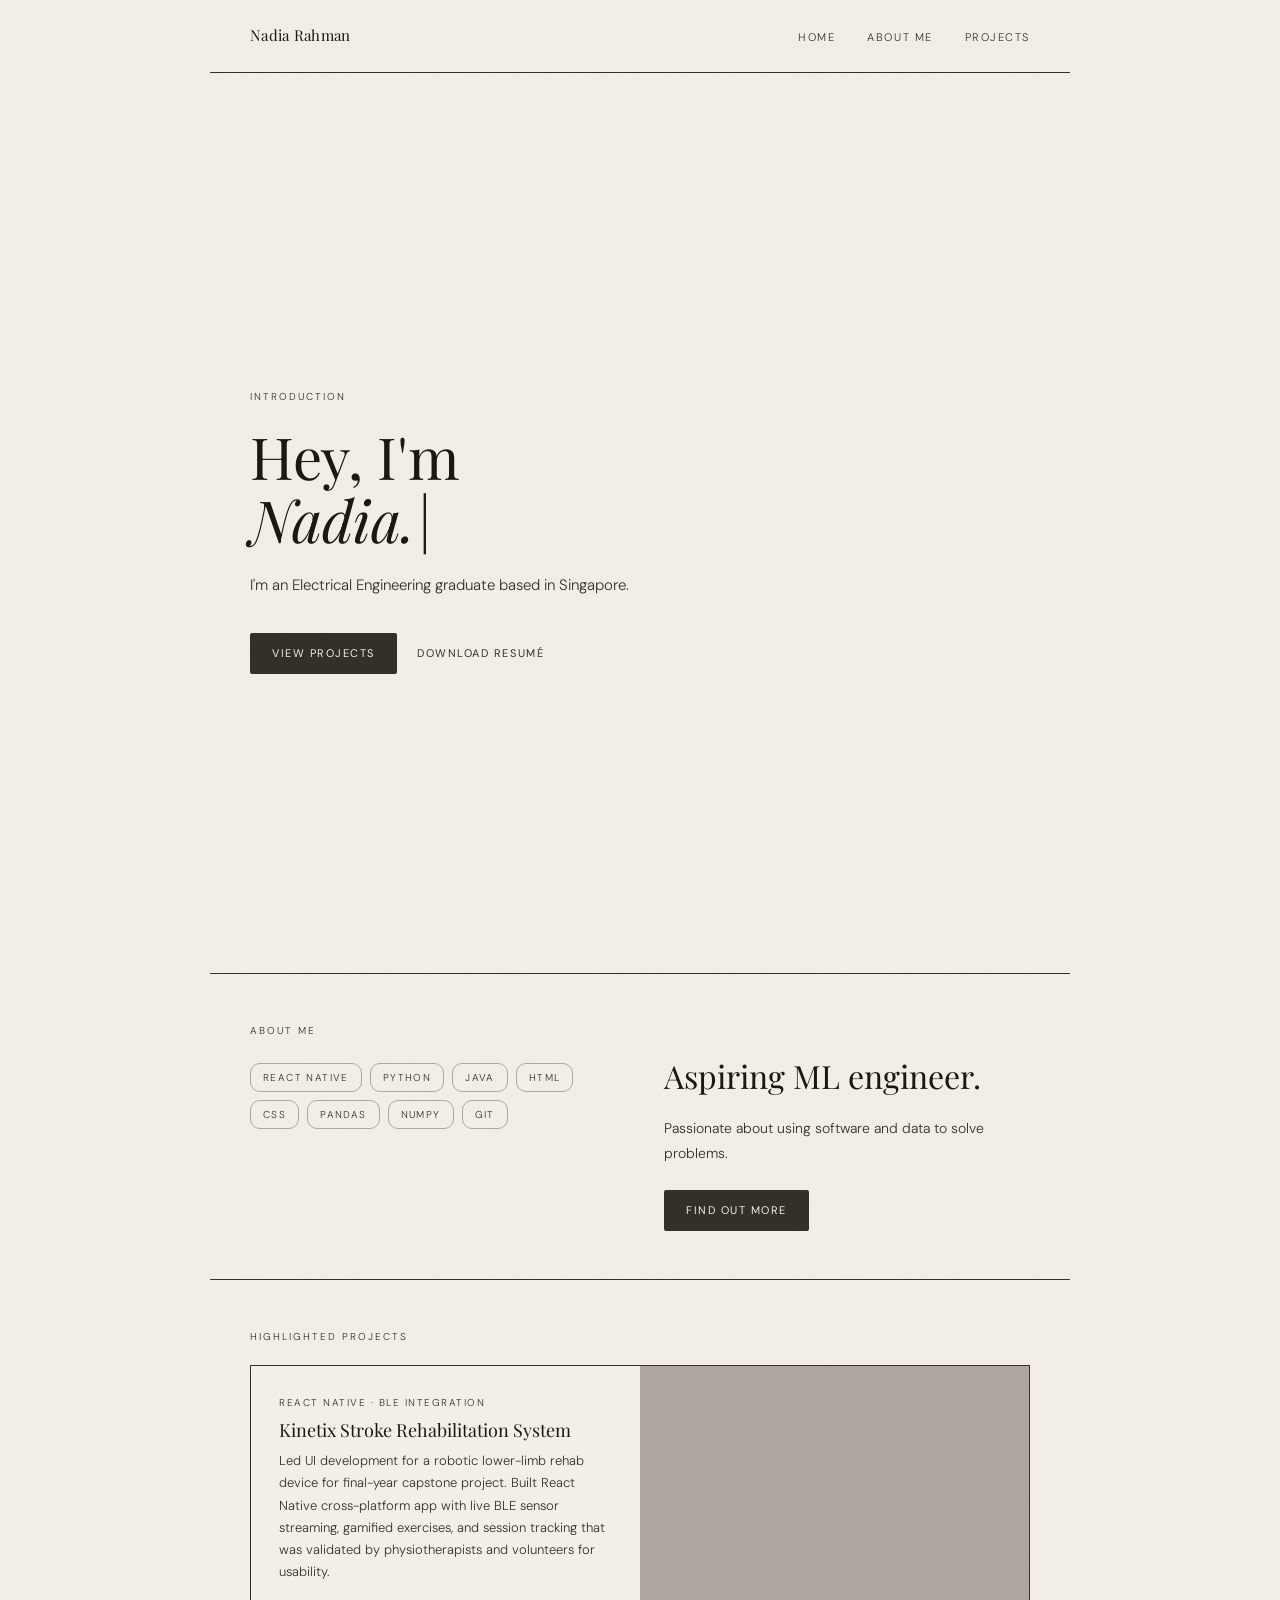
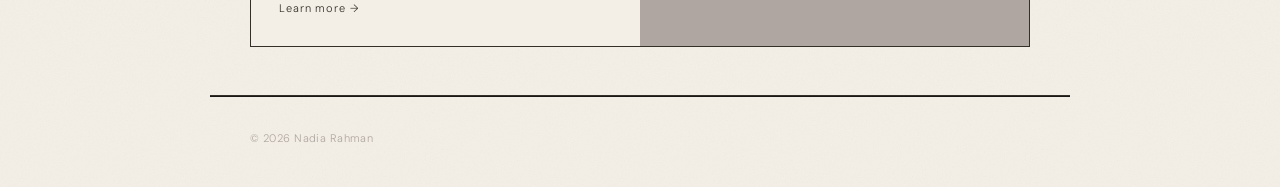
<file: index.html>
<!DOCTYPE html>
<html lang="en">

<head>
    <meta charset="UTF-8">
    <meta name="viewport" content="width=device-width, initial-scale=1.0">
    <title>Nadia Rahman Personal Website</title>
    <link rel="preconnect" href="https://fonts.googleapis.com" />
    <link rel="preconnect" href="https://fonts.gstatic.com" crossorigin />
    <link href="https://fonts.googleapis.com/css2?family=Playfair+Display:ital,wght@0,400;0,500;1,400&family=DM+Sans:opsz,wght@9..40,300;9..40,400&display=swap" rel="stylesheet" />
    <link rel="stylesheet" href="style.css">
</head>

<body>
<nav class = "nav">
    <a href = "/" class = "nav-name" >Nadia Rahman</a>
    <ul class = "nav-links">
        <li><a href="index.html">Home</a></li>
        <li><a href="aboutme.html">About Me</a></li>
        <li><a href="projects.html">Projects</a></li>
    </ul>
</nav>
</html>


<section class = "hero">
    <p class = "label"> Introduction</p>
    <h1 class = "hero-heading">Hey, I'm<br><em id = "typewriter"></em></h1>
    <p class="hero-bio">
        I'm an Electrical Engineering graduate based in Singapore. 
      </p>
    <div class = "hero-actions">
        <a href="projects.html" class="btn-primary">View Projects</a>
        <a href="education.html" class="btn-ghost">Download Resumé </a>
</section>

<hr class = "divider">

<section class = "section">
    <p class = "label">ABOUT ME</p>
    <div class = "about-me">
        <div class="skills-list">
            <span class="skill-tag">React Native</span>
            <span class="skill-tag">Python</span>
            <span class="skill-tag">Java</span>
            <span class="skill-tag">HTML</span>
            <span class="skill-tag">CSS</span>
            <span class="skill-tag">Pandas</span>
            <span class="skill-tag">Numpy</span>
            <span class="skill-tag">Git</span>
        </div>
        <div>
            <h1>
                Aspiring ML engineer.
            </h1>
            <p>
                Passionate about using software and data to solve problems.            </p>

            <a href="projects.html" class="btn-primary">Find out more</a>
      
        </div>
        
</section>

<hr class = "divider">

<section class = "section">
    <p class = "label">Highlighted Projects</p>

    <div class = "work-grid">
 
        <article class="work-card">
            <span class="work-tag">React Native · BLE Integration</span>
            <h2 class="work-title">Kinetix Stroke Rehabilitation System</h2>
            <p class="work-desc">
              Led UI development for a robotic lower-limb rehab device for final-year capstone project. 
              Built React Native cross-platform app with live BLE sensor streaming, gamified
              exercises, and session tracking that was validated by physiotherapists and volunteers
              for usability.
            </p>
            <a href="https://cde4301-kinetix.github.io/kinetix-final/index.html" class="work-link">Learn more →</a>
          </article>
    </div>
</section>


<hr class = "divider">

<footer class="footer">
    <span>© 2026 Nadia Rahman</span>
  </footer>
  <script src="script.js"></script>
</body>
</file>
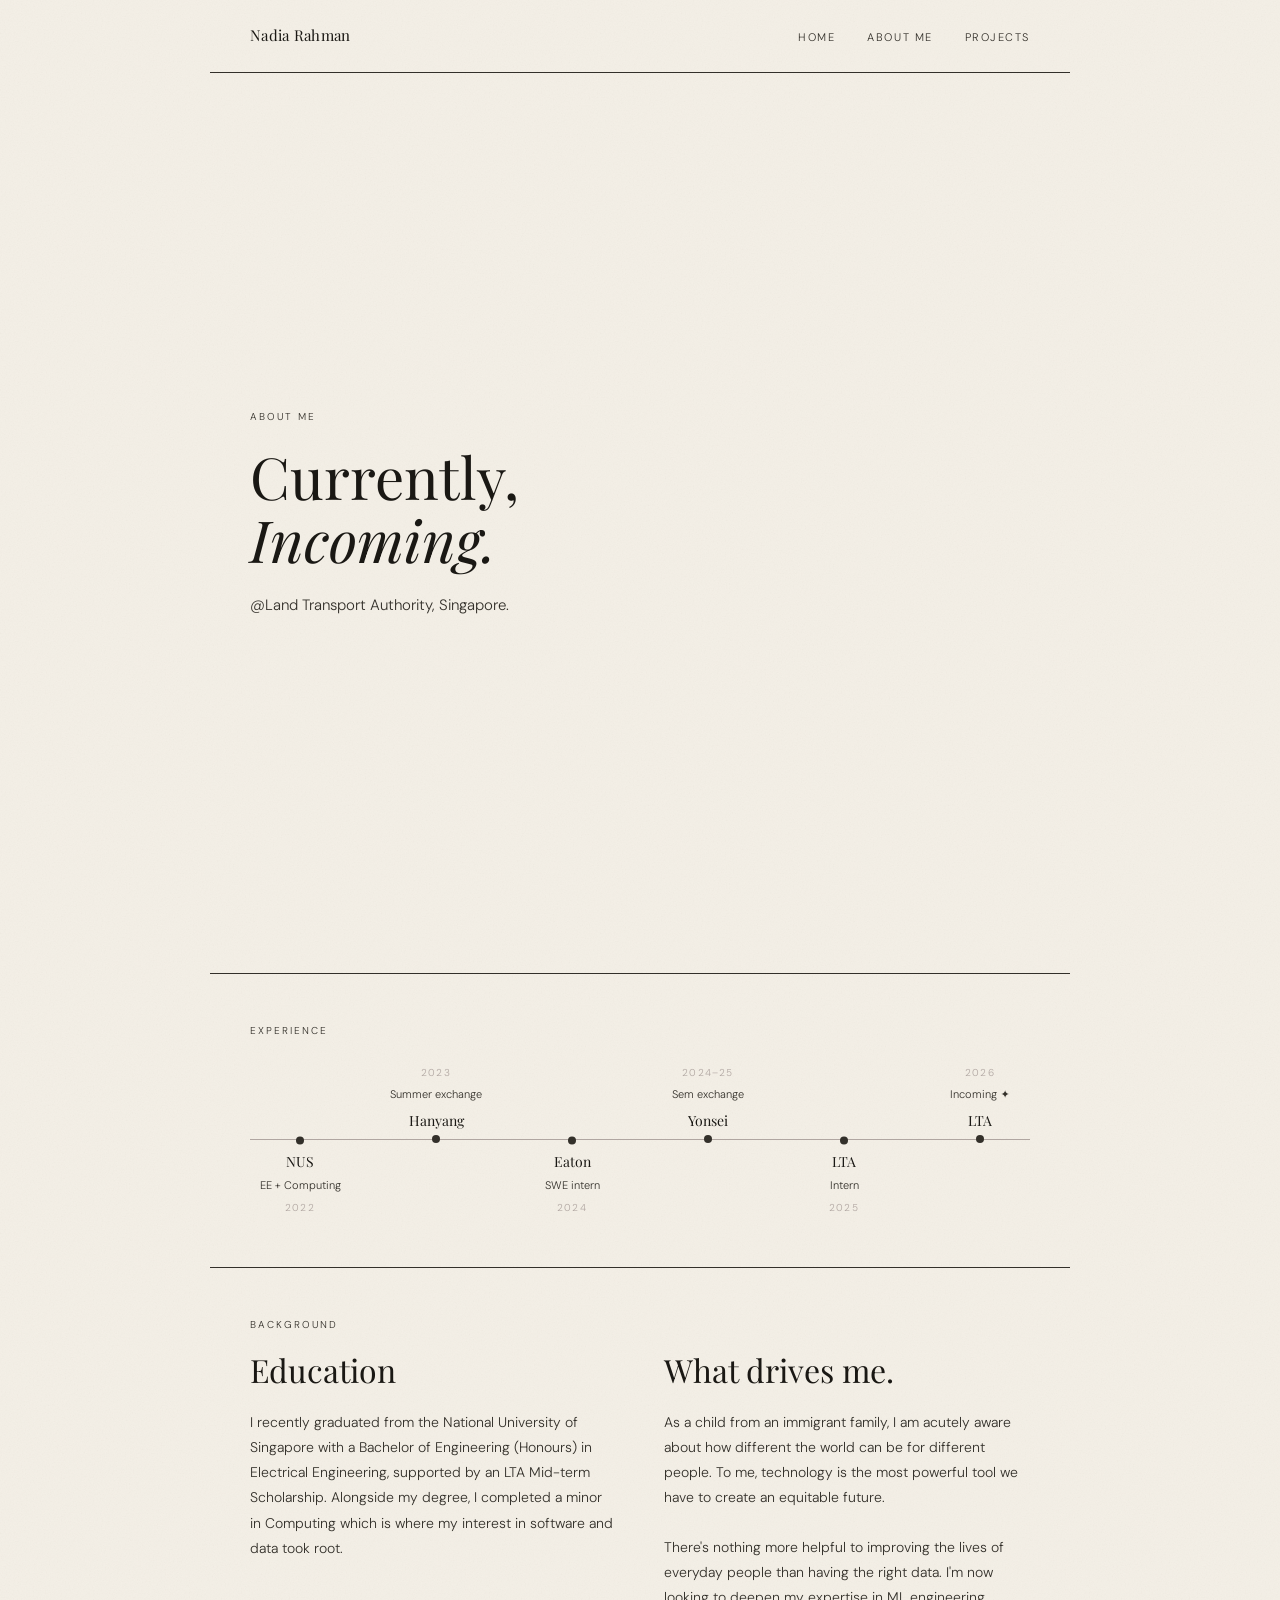
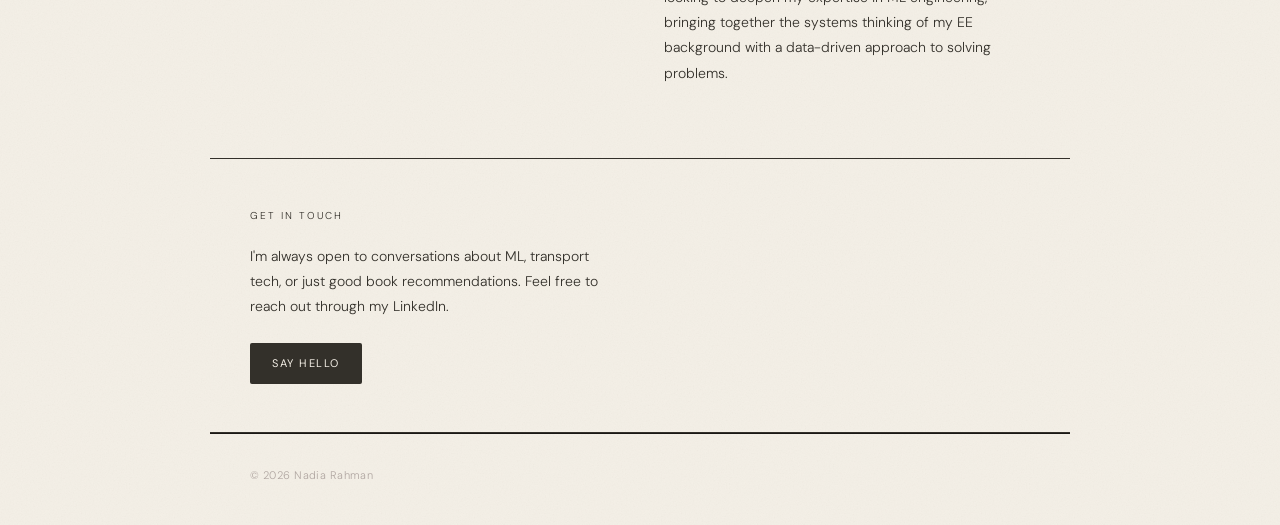
<file: aboutme.html>
<!DOCTYPE html>
<html lang="en">
<head>
    <meta charset="UTF-8">
    <meta name="viewport" content="width=device-width, initial-scale=1.0">
    <title>About Me – Nadia Rahman</title>
    <link rel="preconnect" href="https://fonts.googleapis.com" />
    <link rel="preconnect" href="https://fonts.gstatic.com" crossorigin />
    <link href="https://fonts.googleapis.com/css2?family=Playfair+Display:ital,wght@0,400;0,500;1,400&family=DM+Sans:opsz,wght@9..40,300;9..40,400&display=swap" rel="stylesheet" />
    <link rel="stylesheet" href="style.css">
</head>
<body>
    <nav class="nav">
        <a href="/" class="nav-name">Nadia Rahman</a>
        <ul class="nav-links">
            <li><a href="index.html">Home</a></li>
            <li><a href="aboutme.html">About Me</a></li>
            <li><a href="projects.html">Projects</a></li>
        </ul>
    </nav>

    <section class="hero">
        <p class="label">About Me</p>
        <h1 class="hero-heading">Currently,<br><em>Incoming.</em></h1>
        <p class="hero-bio">@Land Transport Authority, Singapore.</p>
    </section>

    <hr class="divider">

<section class="section">
    <p class="label">Experience</p>
    <div class="timeline">
        <div class="timeline-spine"></div>

        <div class="timeline-item">
            <div class="timeline-dot"></div>
            <p class="timeline-title">NUS</p>
            <p class="timeline-sub">EE + Computing</p>
            <p class="timeline-year">2022</p>
        </div>
        <div class="timeline-item">
            <div class="timeline-dot timeline-dot--small"></div>
            <p class="timeline-title">Hanyang</p>
            <p class="timeline-sub">Summer exchange</p>
            <p class="timeline-year">2023</p>
        </div>
        <div class="timeline-item">
            <div class="timeline-dot"></div>
            <p class="timeline-title">Eaton</p>
            <p class="timeline-sub">SWE intern</p>
            <p class="timeline-year">2024</p>
        </div>
        <div class="timeline-item">
            <div class="timeline-dot timeline-dot--small"></div>
            <p class="timeline-title">Yonsei</p>
            <p class="timeline-sub">Sem exchange</p>
            <p class="timeline-year">2024–25</p>
        </div>
        <div class="timeline-item">
            <div class="timeline-dot"></div>
            <p class="timeline-title">LTA</p>
            <p class="timeline-sub">Intern</p>
            <p class="timeline-year">2025</p>
        </div>
        <div class="timeline-item">
            <div class="timeline-dot timeline-dot--now"></div>
            <p class="timeline-title">LTA</p>
            <p class="timeline-sub">Incoming ✦</p>
            <p class="timeline-year">2026</p>
        </div>
    </div>
</section>
<hr class="divider">
    <section class="section">
        <p class="label">Background</p>
        <div class="about-me">
            <div>
                <h1>Education</h1>
                <p>
                    I recently graduated from the National University of Singapore with a Bachelor of Engineering
                    (Honours) in Electrical Engineering, supported by an LTA Mid-term Scholarship.
                    Alongside my degree, I completed a minor in Computing which is where my interest in
                    software and data took root. </p>
            </div>
            <div>
                <h1>What drives me.</h1>
                <p>
                    As a child from an immigrant family, I am acutely aware about how different the world can be for different people. To me, technology is the most powerful tool we have to create an equitable future.
                </p>
                <p>
                    There's nothing more helpful to improving the lives of everyday people than having the right data. I'm now looking to deepen my expertise in ML engineering, bringing together the systems
                    thinking of my EE background with a data-driven approach to solving problems.
                </p>
            </div>
        </div>
    </section>

    <hr class="divider">

    <section class="section">
        <p class="label">Get in touch</p>
        <div class="about-me">
            <div>
                <p>
                    I'm always open to conversations about ML, transport tech, or just good
                    book recommendations. Feel free to reach out through my LinkedIn.
                </p>
                <a href="https://www.linkedin.com/in/nadia-rahman-sg/" class="btn-primary">Say hello</a>
            </div>
    
        </div>
    </section>

    <hr class="divider">

    <footer class="footer">
        <span>© 2026 Nadia Rahman</span>
    </footer>
</body>
</html>
</file>
<file: style.css>
*, *::before, *::after { box-sizing: border-box; margin: 0; padding: 0; }

:root {
    --background-colour: #F4EFE6;
    --text-colour: #1a1814;
    --text-mute-colour: #33302a;
    --faded-colour: #b0a6a1;
    --font-family: 'DM Sans', sans-serif;

    --serif:       'Playfair Display', Georgia, serif;
    --sans:        'DM Sans', system-ui, sans-serif;

    --max-width:   860px;
    --pad-x:       2.5rem;
    --pad-x-mob:   1.25rem;
}

html {scroll-behavior: smooth;}

body {
    background-color: var(--background-colour);
    background-image: url("data:image/svg+xml,%3Csvg xmlns='http://www.w3.org/2000/svg' width='300' height='300'%3E%3Cfilter id='n'%3E%3CfeTurbulence type='fractalNoise' baseFrequency='0.75' numOctaves='4' stitchTiles='stitch'/%3E%3CfeColorMatrix type='saturate' values='0'/%3E%3C/filter%3E%3Crect width='300' height='300' filter='url(%23n)' opacity='0.07'/%3E%3C/svg%3E");
    color: var(--text-colour);
    font-family: var(--sans);
    font-weight: 300;
    font-size: 16px;
    line-height: 1.7;
    -webkit-font-smoothing: antialiased;
}

a { color: inherit; text-decoration: none; }
ul { list-style: none; }

.section,
.hero,
.nav,
.footer {
    max-width: var(--max-width);
    margin: 0 auto;
    padding: 0 var(--pad-x);
}
.divider {
    border: none;
    border-top: 0.5px solid var(--text-mute-colour);
    margin: 0 auto;
    max-width: var(--max-width);
}


/* Typography */

.label {
    font-size: 10px;
    letter-spacing: 0.2em;
    text-transform: uppercase;
    color: var(--text-mute-colour);
    margin-bottom: 1.25rem;
}

/* Navigation */

.nav {
    display: flex;
    justify-content: space-between;
    align-items: center;
    padding-top: 1.4rem;
    padding-bottom: 1.4rem;
    border-bottom: 0.5px solid var(--text-mute-colour);
}

.nav-name {
    font-family: var(--serif);
    font-size: 15px;
    font-weight: 400;
    letter-spacing: 0.02em;
  }

.nav-links {
    display: flex;
    gap: 2rem;
  }
   
.nav-links a {
    font-size: 11px;
    letter-spacing: 0.14em;
    text-transform: uppercase;
    color: var(--text-mute-colour);
    transition: color 0.2s;
  }

  .nav-links a:hover { color: var(--text-colour); }

.hero {
    padding-top: 5rem;
    min-height: 100vh;
    padding-bottom: 4rem;
    display: flex;
    flex-direction: column;
    justify-content: center;
  }

  .hero-heading {
    font-family: var(--serif);
    font-size: clamp(38px, 6vw, 58px);
    font-weight: 400;
    line-height: 1.08;
    margin-bottom: 1.4rem;
  }

.hero-heading em { font-style: italic; }
 
.hero-bio {
  font-size: 15px;
  color: var(--text-mute-colour);
  max-width: 420px;
  margin-bottom: 2.2rem;
}
 
.hero-actions { display: flex; gap: 1.25rem; align-items: center; }

/* Buttons */

.btn-primary {
    display: inline-block;
    font-family: var(--sans);
    font-size: 11px;
    font-weight: 400;
    letter-spacing: 0.14em;
    text-transform: uppercase;
    background: var(--text-mute-colour);
    color: var(--background-colour);
    padding: 11px 22px;
    border-radius: 2px;
    transition: opacity 0.2s;
  }
  .btn-primary:hover { opacity: 0.8; }
   
  .btn-ghost {
    display: inline-block;
    font-family: var(--sans);
    font-size: 11px;
    font-weight: 400;
    letter-spacing: 0.14em;
    text-transform: uppercase;
    color: var(--text-mute-colour);
    transition: color 0.2s;
  }
  .btn-ghost:hover { color: var(--text-mute-colour); }

  .section { padding-top: 3rem; padding-bottom: 3rem; }

  .work-grid {
    display: grid;
    grid-template-columns: 1fr 1fr;
    gap: 1px;
    background: var(--faded-colour); 
    border: 0.5px solid var(--text-mute-colour);
  }
   
  .work-card {
    background: var(--background-colour);
    padding: 1.75rem;
    display: flex;
    flex-direction: column;
    gap: 0.5rem;
    transition: background 0.2s;
  }
  .work-card:hover { background: rgba(26, 24, 20, 0.03); }
   
  .work-tag {
    font-size: 10px;
    letter-spacing: 0.15em;
    text-transform: uppercase;
    color: var(--text-mute-colour);
  }
   
  .work-title {
    font-family: var(--serif);
    font-size: 18px;
    font-weight: 400;
    line-height: 1.3;
  }

  .work-desc {
    font-size: 13px;
    color: var(--text-mute-colour);
    line-height: 1.7;
    flex: 1;
  }
   
  .work-link {
    font-size: 11px;
    letter-spacing: 0.08em;
    color: var(--text-mute-colour);
    margin-top: 0.5rem;
    transition: color 0.2s;
  }
  .work-card:hover .work-link { color: var(--text-mute-colour); }

  /* media */

  @media (max-width: 640px) {
    :root {
      --pad-x: var(--pad-x-mob);
    }
   
    .nav-links { gap: 1.25rem; }
   
    .work-grid { grid-template-columns: 1fr; }
    .footer { flex-direction: column; gap: 0.5rem; }
  }

  .footer {
    padding-top: 2rem;
    padding-bottom: 2.5rem;
    border-top: 0.5px solid var(--text-colour);
    display: flex;
    justify-content: space-between;
    font-size: 11px;
    color: var(--faded-colour);
    letter-spacing: 0.04em;
  }

  .about-me {
    display: grid;
    grid-template-columns: 1fr 1fr;
    gap: 3rem;
    margin-top: 0.5rem;
}

.about-me p {
    font-size: 14px;
    color: var(--text-mute-colour);
    line-height: 1.8;
    padding-bottom: 1.5rem;
}

.about-me h1 {
    font-family: var(--serif);
    font-size: clamp(20px, 2.5vw, 32px);
    font-weight: 400;
    line-height: 1.08;
    margin-bottom: 1.4rem;
}

#typewriter::after {
    content: '|';
    animation: blink 1s infinite;
}

@keyframes blink {
    0%, 100% { opacity: 1; }
    50% { opacity: 0; }
}

#typewriter.done::after {
    display: none;
}

.skills-list {
    display: flex;
    flex-wrap: wrap;
    gap: 0.5rem;
    margin-top: 0.25rem;
    align-items: flex-start;
    align-content: flex-start;
}

.skill-tag {
    font-size: 10px;
    letter-spacing: 0.14em;
    text-transform: uppercase;
    color: var(--text-mute-colour);
    border: 0.5px solid var(--faded-colour);
    border-radius: 10px;
    padding: 5px 12px;
    transition: color 0.2s, border-color 0.2s, background 0.2s;
}

.skill-tag:hover {
    background:var(--faded-colour);
    border-color: var(--faded-colour);
    color: var(--text-colour);
}

.timeline {
    position: relative;
    display: flex;
    justify-content: space-between;
    align-items: center;
    height: 160px;
    margin-top: 1rem;
}

.timeline-spine {
    position: absolute;
    left: 0; right: 0;
    top: 50%;
    height: 0.5px;
    background: var(--faded-colour);
}

.timeline-item {
    display: flex;
    flex-direction: column;
    align-items: center;
    position: relative;
    width: 100px;
}

.timeline-item:nth-child(odd) {
    flex-direction: column-reverse;
    transform: translateY(-45%);
}

.timeline-item:nth-child(even) {
    flex-direction: column;
    transform: translateY(47%);
}

.timeline-dot {
    width: 8px;
    height: 8px;
    border-radius: 50%;
    background: var(--text-mute-colour);
    flex-shrink: 0;
}
.timeline-title {
    font-family: var(--serif);
    font-size: 14px;
    font-weight: 400;
    margin: 0.3rem 0 0.15rem;
}

.timeline-sub {
    font-size: 11px;
    color: var(--text-mute-colour);
}

.timeline-year {
    font-size: 10px;
    letter-spacing: 0.12em;
    color: var(--faded-colour);
    text-transform: uppercase;
    margin: 0.3rem 0;
}
</file>
